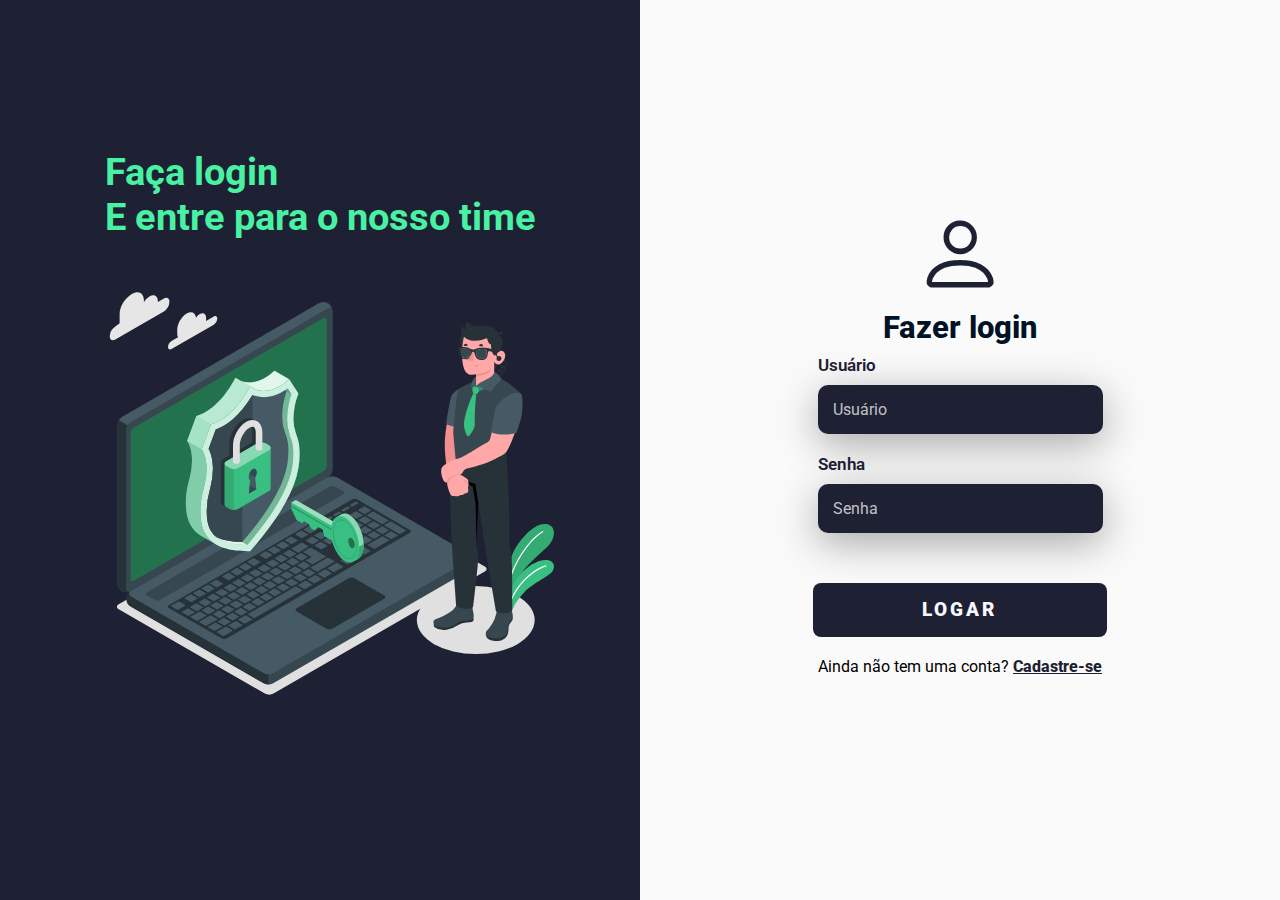
<file: index.html>
<!DOCTYPE html>
<html lang="pt-br">
<head>
    <meta charset="UTF-8">
    <meta http-equiv="X-UA-Compatible" content="IE=edge">
    <meta name="viewport" content="width=device-width, initial-scale=1.0">
    <title>Login Page</title>
        <link rel="stylesheet" href="css/style.css">
            <link rel="stylesheet" href="https://cdn.jsdelivr.net/npm/bootstrap-icons@1.8.3/font/bootstrap-icons.css">
</head>
<body>
    <section>
        <div class="main-login">

            <div class="left-login">
                <h1>Faça login <br>E entre para o nosso time</h1>
                <img src="imgs/security2.svg" class="imagem-login" alt="galaxy animação">
            </div>

            <div class="right-login">

                <div class="card-login">

                    <i class="bi bi-person icon"></i>

                    <h2>Fazer login</h2>

                    <div class="textfield">
                        <label for="usuario">Usuário</label>
                        <input type="text" name="usuario" placeholder="Usuário">
                    </div>

                    <div class="textfield">
                        <label for="senha">Senha</label>
                        <input type="password" name="senha" placeholder="Senha">
                    </div>

                    <a href="#"><button class="botao">Logar</button></a>

                    <div class="listra"></div>

                    <div class="linha">
                        
                        <label>Ainda não tem uma conta? <a href="register.html"> Cadastre-se</a></label>
                        
                    </div>
                   
                </div>
                
            </div>

        </div>
    </section>

</body>
</html>
</file>
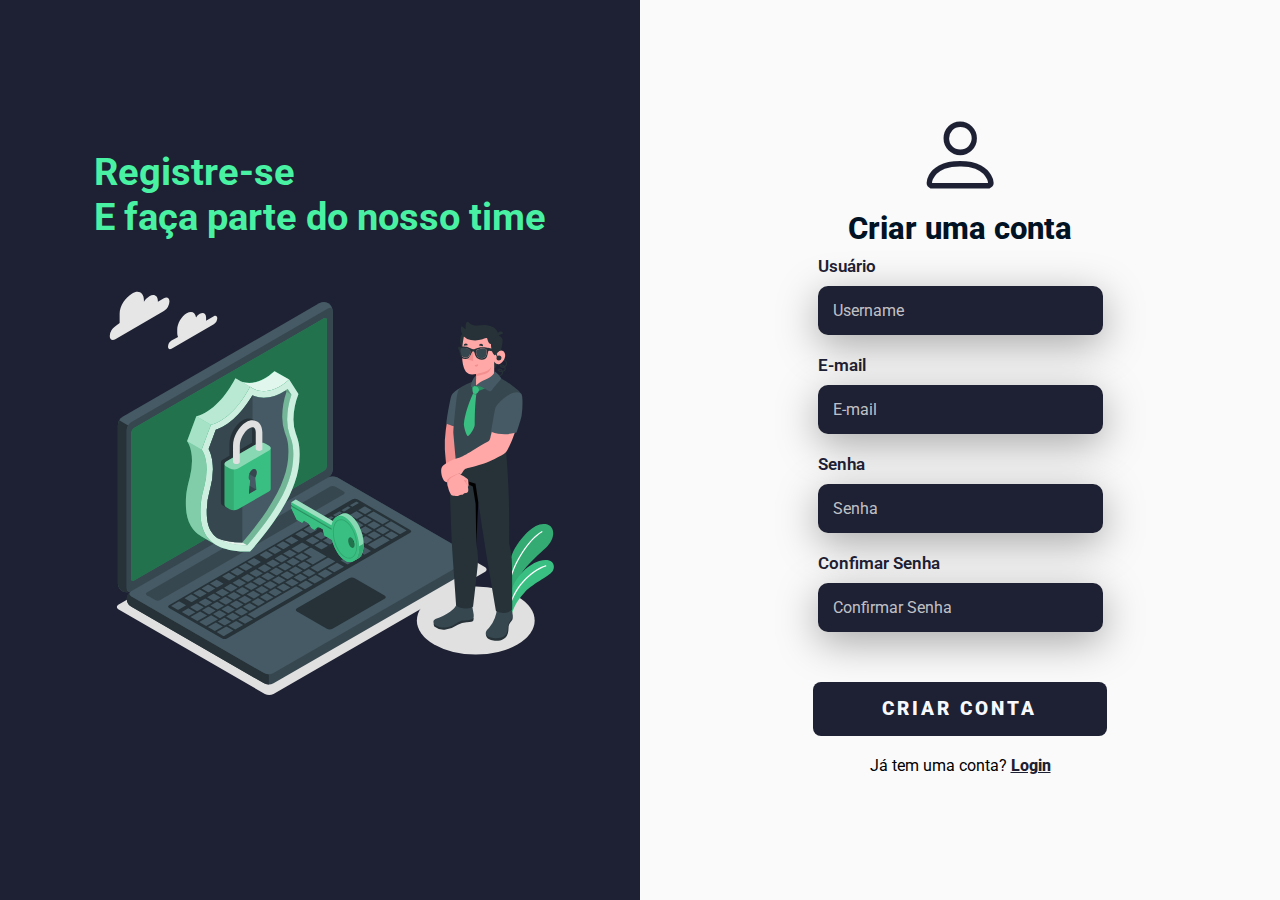
<file: register.html>
<!DOCTYPE html>
<html lang="pt-br">
<head>
    <meta charset="UTF-8">
    <meta http-equiv="X-UA-Compatible" content="IE=edge">
    <meta name="viewport" content="width=device-width, initial-scale=1.0">
    <title>Registro</title>
        <link rel="stylesheet" href="css/registro.css">
        <link rel="stylesheet" href="https://cdn.jsdelivr.net/npm/bootstrap-icons@1.8.3/font/bootstrap-icons.css">
</head>
<body>


    <section>
        <div class="main-login">

            <div class="left-login">
                <h1>Registre-se <br>E faça parte do nosso time</h1>
                <img src="imgs/security2.svg" class="imagem-login" alt="galaxy animação">
            </div>

            <div class="right-login">

                <div class="card-login">

                    <i class="bi bi-person icon"></i>

                    <h2>Criar uma conta</h2>

                    <div class="textfield">
                        <label for="usuario">Usuário</label>
                        <input type="text" name="usuario" placeholder="Username">
                    </div>

                    <div class="textfield">
                        <label for="usuario">E-mail</label>
                        <input type="email" name="usuario" placeholder="E-mail">
                    </div>

                    <div class="textfield">
                        <label for="senha">Senha</label>
                        <input type="password" name="senha" placeholder="Senha">
                    </div>

                    <div class="textfield">
                        <label for="senha">Confimar Senha</label>
                        <input type="password" name="senha" placeholder="Confirmar Senha">
                    </div>


                    <a href="#"><button class="botao">Criar conta</button></a>

                    <div class="listra"></div>

                    <div class="linha">
                        
                        <label>Já tem uma conta? <a href="index.html"> Login</a></label>
                        
                    </div>
                   
                </div>
                
            </div>

        </div>
    </section>

</body>
</html>
</file>
<file: css/style.css>
@import url('https://fonts.googleapis.com/css2?family=Roboto:ital,wght@0,100;0,300;0,400;0,500;0,700;0,900;1,100;1,300;1,400;1,500;1,700;1,900&display=swap');

*{
    margin: 0;
    padding: 0;
    font-family: 'Roboto', arial;
}

body {
    background-color: rgb(255, 255, 255);
}

body * {
    box-sizing: border-box;
}

.main-login {
    width: 100vw;
    height: 100vh;
    background-color: #1E2133;
    display: flex;
    justify-content: center;
    align-items: center;

}

.left-login {
    width: 105vw;
    height: 90vh;
    display:flex;
    justify-content: center;
    align-items: center;
    flex-direction: column;
    margin-left: 5 vw;

}

.left-login > h1 {
    color: #49F2A3;
    font-size: 3vw;
}

.imagem-login {
    width: 40vw;
}

.right-login {
    width: 100%;
    height: 100vh;
    display: flex;
    justify-content: center;
    align-items: center;
}

.card-login {
    width: 50vw;
    height: 100vh;
    display: flex;
    justify-content: center;
    align-items: center;
    flex-direction: column;
    padding: 30px 35px;
    background: #fafafa;

}

.icon {
    font-size: 7vw;
    color:#1E2133;
}

.card-login > h2 {
    color:#001224;
    font-weight: 800;
    margin: 0;
    font-size: 23pt;
}

.textfield{
    width: 50%;
    display:flex;
    flex-direction: column;
    align-items: flex-start;
    justify-content: center;
    margin: 10px 0;
}

.textfield > input {
     width: 100%;
    border: none;
    border-radius: 10px;
    padding: 15px;
    background: #1E2133;
    color:rgb(255, 255, 255);
    font-size: 12pt;
    box-shadow: 0 10px 40px #00000056;
    outline: none;
    box-sizing: border-box;
}

.textfield > label {
    color: #1E2133;
    margin-bottom: 10px;
    font-weight: 600;
    font-size: 13pt;
}

.textfield > input::placeholder {
    color: rgba(255, 255, 255, 0.739);
}


.botao {
    width: 23vw;
    padding: 16px 0px;
    margin-top: 40px ;
    font-size: 14pt;
    border:none;
    border-radius: 8px;
    outline: none;
    text-transform: uppercase;
    font-weight: 900;
    letter-spacing: 3px;
    color: #F8F8FF;
    background-color: #1E2133;
    cursor: pointer;
    transition: all 0.2s ease-in-out;
}


.linha {
    margin: 20px;
}

.linha > label > a {
    color: #1E2133;
    font-weight: 800;
    
}

.botao:hover{
    box-shadow: 0px 0px 30px #0000002e;
}

@media only screen and (max-width: 950px){
    .card-login{
        width: 85%;
    }
}

@media only screen and (max-width: 600px){
    .main-login{
        flex-direction: column;
    }
    .left-login > h1 {
        display: none;
    }
    .icon {
        display: none;
    }
    .left-login {
        width: 100%;
        height: auto;
    }
    .rigth-login {
        width: 100%;
        height: auto;
    }

    .imagem-login{
        width: 100%;
        margin: 40px;
    }

    .card-login{
        width: 100%;
        height: 60vh;
        margin: 0;
    }

    .textfield{
        width: 100%;
        margin: 3%;
    }

    a {
        width: 100%;
    }

    .botao {
        width: 100%;
        margin-top: 15px;
    }

    .linha label {
        font-size: 11pt;
    }
}
</file>
<file: css/registro.css>
@import url('https://fonts.googleapis.com/css2?family=Roboto:ital,wght@0,100;0,300;0,400;0,500;0,700;0,900;1,100;1,300;1,400;1,500;1,700;1,900&display=swap');

*{
    margin: 0;
    padding: 0;
    font-family: 'Roboto', arial;
}

body {
    background-color: rgb(255, 255, 255);
}

body * {
    box-sizing: border-box;
}

.main-login {
    width: 100vw;
    height: 100vh;
    background-color: #1E2133;
    display: flex;
    justify-content: center;
    align-items: center;

}

.left-login {
    width: 105vw;
    height: 90vh;
    display:flex;
    justify-content: center;
    align-items: center;
    flex-direction: column;
    margin-left: 5 vw;

}

.left-login > h1 {
    color: #49F2A3;
    font-size: 3vw;
}

.imagem-login {
    width: 40vw;
}

.right-login {
    width: 100%;
    height: 100vh;
    display: flex;
    justify-content: center;
    align-items: center;
}

.card-login {
    width: 50vw;
    height: 100vh;
    display: flex;
    justify-content: center;
    align-items: center;
    flex-direction: column;
    padding: 30px 35px;
    background: #fafafa;

}

.icon {
    font-size: 7vw;
    color:#1E2133;
}

.card-login > h2 {
    color:#001224;
    font-weight: 800;
    margin: 0;
    font-size: 23pt;
}

.textfield{
    width: 50%;
    display:flex;
    flex-direction: column;
    align-items: flex-start;
    justify-content: center;
    margin: 10px 0;
}

.textfield > input {
     width: 100%;
    border: none;
    border-radius: 10px;
    padding: 15px;
    background: #1E2133;
    color:rgb(255, 255, 255);
    font-size: 12pt;
    box-shadow: 0 10px 40px #00000056;
    outline: none;
    box-sizing: border-box;
}

.textfield > label {
    color: #1E2133;
    margin-bottom: 10px;
    font-weight: 600;
    font-size: 13pt;
}

.textfield > input::placeholder {
    color: rgba(255, 255, 255, 0.739);
}


.botao {
    width: 23vw;
    padding: 16px 0px;
    margin-top: 40px ;
    font-size: 14pt;
    border:none;
    border-radius: 8px;
    outline: none;
    text-transform: uppercase;
    font-weight: 900;
    letter-spacing: 3px;
    color: #F8F8FF;
    background-color: #1E2133;
    cursor: pointer;
    transition: all 0.2s ease-in-out;
}


.linha {
    margin: 20px;
}

.linha > label > a {
    color: #1E2133;
    font-weight: 800;
    
}

.botao:hover{
    box-shadow: 0px 0px 30px #0000002e;
}

@media only screen and (max-width: 950px){
    .card-login{
        width: 85%;
    }
}

@media only screen and (max-width: 600px){
    .main-login{
        flex-direction: column;
    }
    .left-login > h1 {
        display: none;
    }
    .icon {
        display: none;
    }
    .left-login {
        width: 100%;
        height: auto;
    }
    .rigth-login {
        width: 100%;
        height: auto;
    }

    .imagem-login{
        width: 100%;
        margin: 40px;
    }

    .card-login{
        width: 100%;
        height: 60vh;
        margin: 0;
    }

    .textfield{
        width: 100%;
        margin: 3%;
    }

    a {
        width: 100%;
    }

    .botao {
        width: 100%;
        margin-top: 15px;
    }

    .linha label {
        font-size: 11pt;
    }
}
</file>
